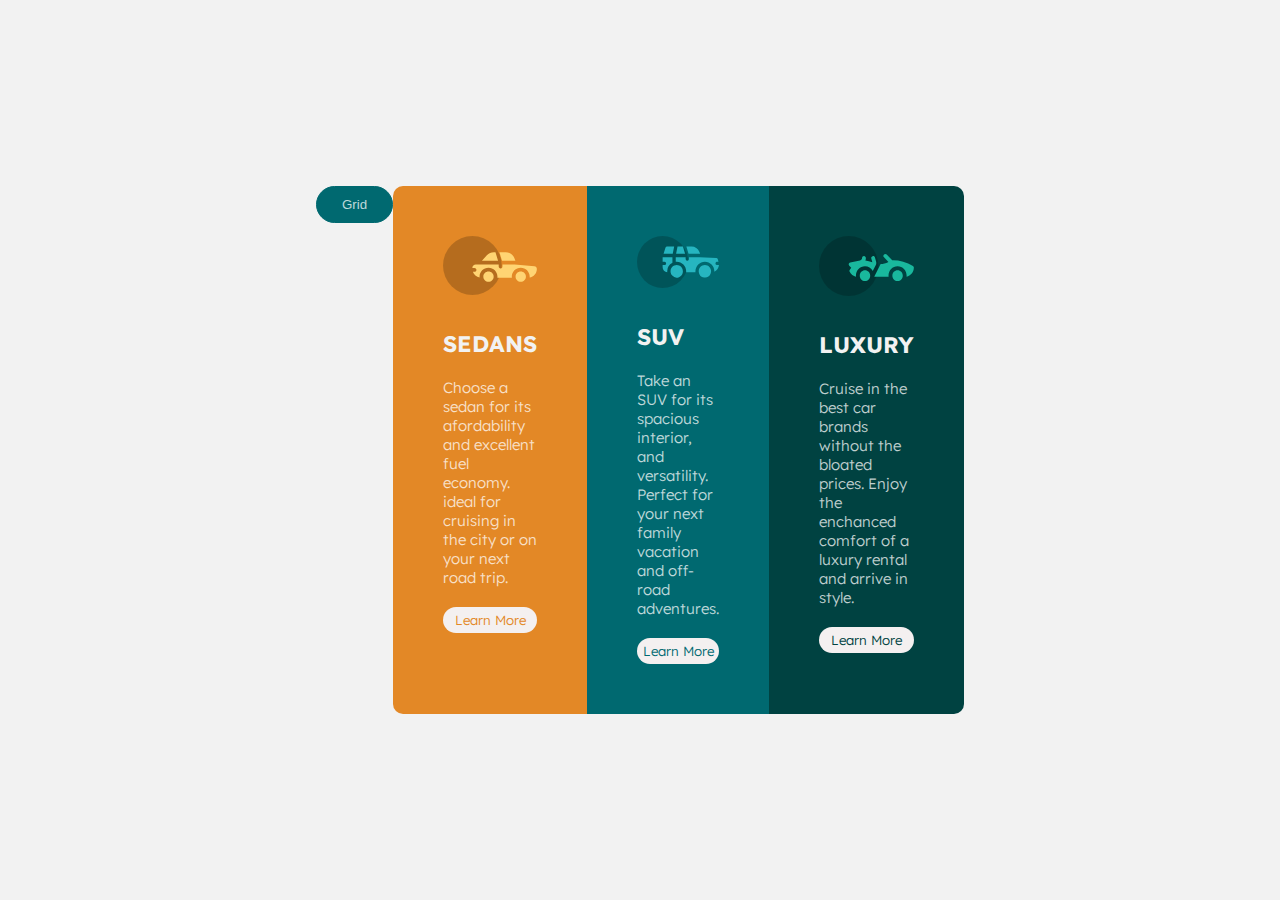
<file: index.html>
<!DOCTYPE html>
<html lang="en">
  <head>
    <meta charset="UTF-8" />
    <meta http-equiv="X-UA-Compatible" content="IE=edge" />
    <meta name="viewport" content="width=device-width, initial-scale=1.0" />
    <title>Flex box</title>
    <link rel="stylesheet" href="style.css" />
    <link
      href="https://fonts.googleapis.com/css2?family=Lexend+Deca&display=swap"
      rel="stylesheet"
    />
  </head>
  <body>
    <main>
      <div class="wholebox">
        <section>
          <a href="grid.html"><button class="button">Grid</button></a>
        </section>
        <div class="first-box">
          <img src="icon-sedans.svg" />
          <br /><br />
          <h2>SEDANS</h2>
          <p>
            Choose a sedan for its afordability and excellent fuel economy.
            ideal for cruising in the city or on your next road trip.
          </p>
          <button class="button1">Learn More</button>
        </div>
        <div class="second-box">
          <img src="icon-suvs.svg" />
          <br /><br />
          <h2>SUV</h2>
          <p>
            Take an SUV for its spacious interior, and versatility. Perfect for
            your next family vacation and off-road adventures.
          </p>

          <button class="button2">Learn More</button>
        </div>
        <div class="third-box">
          <img src="icon-luxury.svg" />
          <br /><br />
          <h2>LUXURY</h2>
          <p>
            Cruise in the best car brands without the bloated prices. Enjoy the
            enchanced comfort of a luxury rental and arrive in style.
          </p>
          <button class="button3">Learn More</button>
        </div>
      </div>
    </main>
  </body>
</html>
</file>
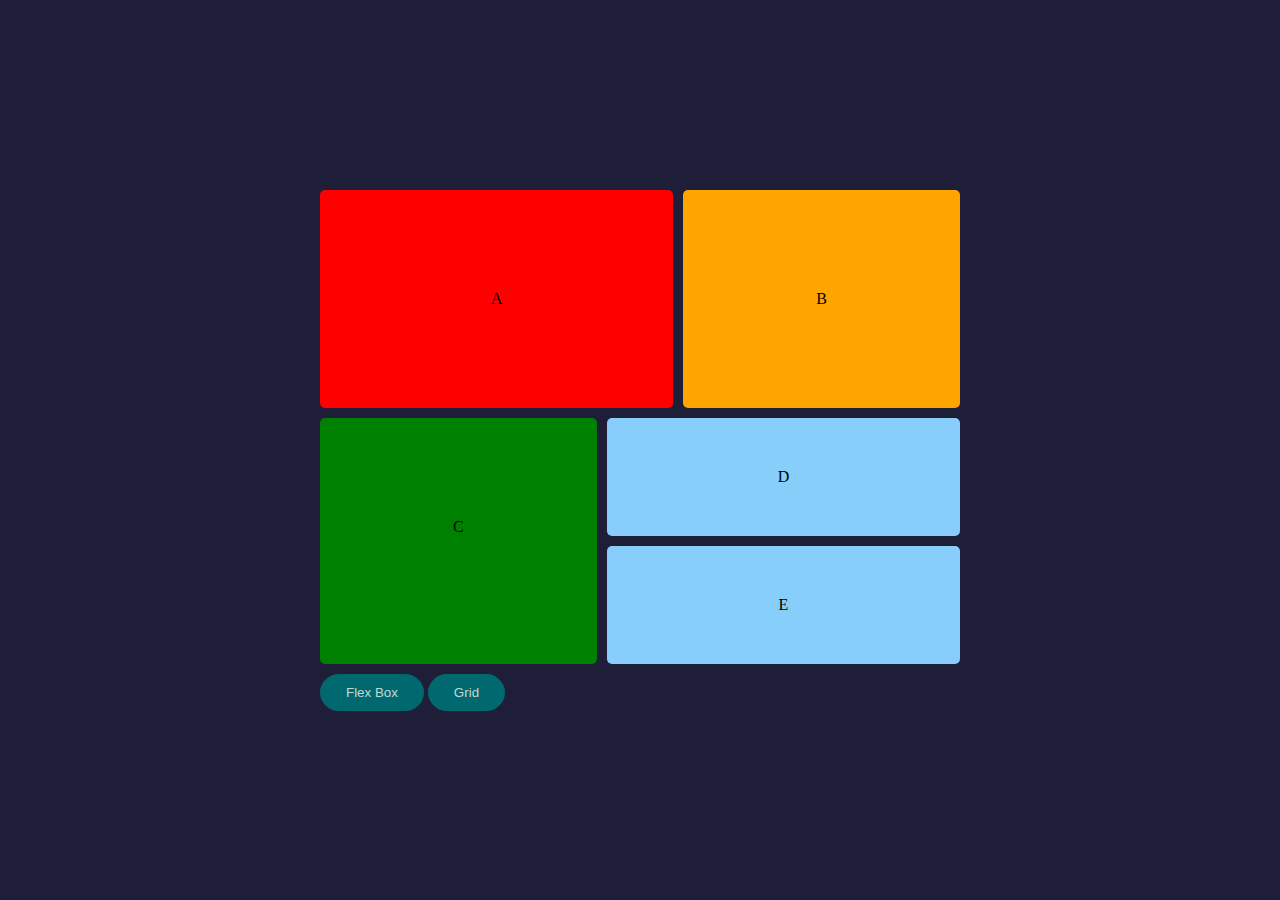
<file: grid.html>
<!DOCTYPE html>
<html lang="en">
  <head>
    <meta charset="UTF-8" />
    <meta http-equiv="X-UA-Compatible" content="IE=edge" />
    <meta name="viewport" content="width=device-width, initial-scale=1.0" />
    <title>Grid</title>
    <link rel="stylesheet" href="grid.css" />
  </head>
  <body>
    <main>
      <section>
        <a href="index.html"><button class="button">Flex Box</button></a>
        <a href="grid.html"><button class="button">Grid</button></a>
      </section>
      <div class="item1">A</div>
      <div class="item2">B</div>
      <div class="item3">C</div>
      <div class="item4">D</div>
      <div class="item5">E</div>
    </main>
  </body>
</html>
</file>
<file: style.css>
@media (min-device-width: 375px) {
  body {
    background-color: hsl(0, 0%, 95%);
    font-size: 15px;
    display: flex;
    flex-direction: column;
  }

  * {
    margin: 0;
    padding: 0;
    box-sizing: border-box;
  }

  section {
    justify-content: center;
  }
  .button {
    border: 1px solid hsl(184, 100%, 22%);
    background: hsl(184, 100%, 22%);
    border-radius: 20px;
    padding: 10px;
    padding-right: 25px;
    padding-left: 25px;
    color: hsla(0, 0%, 100%, 0.75);
  }
  .button:hover,
  .button:active {
    background: hsl(179, 100%, 13%);
  }

  main {
    width: 50%;
    margin: auto;
    display: flex;
    justify-content: center;
    align-items: center;
    height: 100vh;
  }
  .wholebox {
    display: flex;
    padding: 100px;
  }
  h2 {
    color: hsl(0, 0%, 95%);

    font-family: "Lexend Deca", sans-serif;
    font-weight: 700;

    padding-bottom: 20px;
  }
  p {
    font-family: "Lexend Deca", sans-serif;
    font-weight: 300;
    padding-bottom: 20px;
    color: hsla(0, 0%, 100%, 0.75);
  }

  .button1 {
    color: hsl(31, 77%, 52%);
    font-family: "Lexend Deca", sans-serif;
    font-weight: 300;
    border: white;
    border-radius: 20px;
    padding: 5px;
    background-color: hsl(0, 14%, 95%);
  }

  .button1:hover {
    background-color: hsl(31, 77%, 52%);
    color: white;
    border: 2px solid;
    border-radius: 20px;
  }

  .button2 {
    color: hsl(184, 100%, 22%);
    font-family: "Lexend Deca", sans-serif;
    font-weight: 300;
    border: white;
    border-radius: 20px;
    padding: 5px;
    background-color: hsl(0, 14%, 95%);
  }

  .button2:hover {
    background-color: hsl(184, 100%, 22%);
    color: white;
    border: 2px solid;
    border-radius: 20px;
  }

  .button3 {
    color: hsl(179, 100%, 13%);
    font-family: "Lexend Deca", sans-serif;
    font-weight: 300;
    border: white;
    border-radius: 20px;
    padding: 5px;
    background-color: hsl(0, 14%, 95%);
  }

  .button3:hover {
    background-color: hsl(179, 100%, 13%);
    color: white;
    border: 2px solid;
    border-radius: 20px;
  }

  /*button{
    
    background-color: hsl(0, 0%, 95%);
    border-radius: 20px;
}*/
  .first-box {
    border-bottom-left-radius: 10px;
    border-top-left-radius: 10px;
    background-color: hsl(31, 77%, 52%);
    padding: 50px;
  }

  .second-box {
    padding: 50px;
    background-color: hsl(184, 100%, 22%);
  }

  .third-box {
    padding: 50px;
    background-color: hsl(179, 100%, 13%);
    border-bottom-right-radius: 10px;
    border-top-right-radius: 10px;
  }
}

@media (max-device-width: 1440px) {
  body {
    background-color: hsl(0, 0%, 95%);
    font-size: 15px;
    display: flex;
    flex-direction: row;
  }

  * {
    margin: 0;
    padding: 0;
    box-sizing: border-box;
  }

  section {
    justify-content: center;
  }
  .button {
    border: 1px solid hsl(184, 100%, 22%);
    background: hsl(184, 100%, 22%);
    border-radius: 20px;
    padding: 10px;
    padding-right: 25px;
    padding-left: 25px;
    color: hsla(0, 0%, 100%, 0.75);
  }
  .button:hover,
  .button:active {
    background: hsl(179, 100%, 13%);
  }

  main {
    width: 50%;
    margin: auto;

    justify-content: center;
    align-items: center;
    height: 100vh;
  }
  .wholebox {
    padding: 100px;
  }
  h2 {
    color: hsl(0, 0%, 95%);

    font-family: "Lexend Deca", sans-serif;
    font-weight: 700;

    padding-bottom: 20px;
  }
  p {
    font-family: "Lexend Deca", sans-serif;
    font-weight: 300;
    padding-bottom: 20px;
    color: hsla(0, 0%, 100%, 0.75);
  }

  .button1 {
    color: hsl(31, 77%, 52%);
    font-family: "Lexend Deca", sans-serif;
    font-weight: 300;
    border: white;
    border-radius: 20px;
    padding: 5px;
    background-color: hsl(0, 14%, 95%);
  }

  .button1:hover {
    background-color: hsl(31, 77%, 52%);
    color: white;
    border: 2px solid;
    border-radius: 20px;
  }

  .button2 {
    color: hsl(184, 100%, 22%);
    font-family: "Lexend Deca", sans-serif;
    font-weight: 300;
    border: white;
    border-radius: 20px;
    padding: 5px;
    background-color: hsl(0, 14%, 95%);
  }

  .button2:hover {
    background-color: hsl(184, 100%, 22%);
    color: white;
    border: 2px solid;
    border-radius: 20px;
  }

  .button3 {
    color: hsl(179, 100%, 13%);
    font-family: "Lexend Deca", sans-serif;
    font-weight: 300;
    border: white;
    border-radius: 20px;
    padding: 5px;
    background-color: hsl(0, 14%, 95%);
  }

  .button3:hover {
    background-color: hsl(179, 100%, 13%);
    color: white;
    border: 2px solid;
    border-radius: 20px;
  }

  /*button{
    
    background-color: hsl(0, 0%, 95%);
    border-radius: 20px;
}*/
  .first-box,
  .second-box,
  .third-box {
    display: flex;
    flex-direction: column;
  }
  .first-box {
    border-bottom-left-radius: 10px;
    border-top-left-radius: 10px;
    background-color: hsl(31, 77%, 52%);
    padding: 50px;
  }

  .second-box {
    padding: 50px;
    background-color: hsl(184, 100%, 22%);
  }

  .third-box {
    padding: 50px;
    background-color: hsl(179, 100%, 13%);
    border-bottom-right-radius: 10px;
    border-top-right-radius: 10px;
  }
}
</file>
<file: grid.css>
* {
  margin: 0;
  padding: 0;
}

section {
  justify-content: center;
}
.button {
  border: 1px solid hsl(184, 100%, 22%);
  background: hsl(184, 100%, 22%);
  border-radius: 20px;
  padding: 10px;
  padding-right: 25px;
  padding-left: 25px;
  color: hsla(0, 0%, 100%, 0.75);
}
.button:hover,
.button:active {
  background: hsl(179, 100%, 13%);
}

.gentle {
  margin-left: 40%;
}

body {
  background-color: rgb(30, 30, 56);
  display: flex;
  place-items: center;
  min-height: 100vh;
}
main {
  display: grid;
  grid-template-areas:
    "a a b"
    "c d d"
    "c e e";
  gap: 10px;
  width: 50%;
  margin: auto;
}

main div {
  padding: 2em;
  text-align: center;
  border-radius: 5px;
}

.item1 {
  background-color: red;
  grid-area: a;
  padding: 100px;
}
.item2 {
  background-color: orange;
  grid-area: b;
  padding: 100px;
}
.item3 {
  background-color: green;
  padding: 100px;
  grid-area: c;
}
.item4 {
  background-color: lightskyblue;
  grid-area: d;
  padding: 50px;
}
.item5 {
  background-color: lightskyblue;
  grid-area: e;
  padding: 50px;
}
</file>
